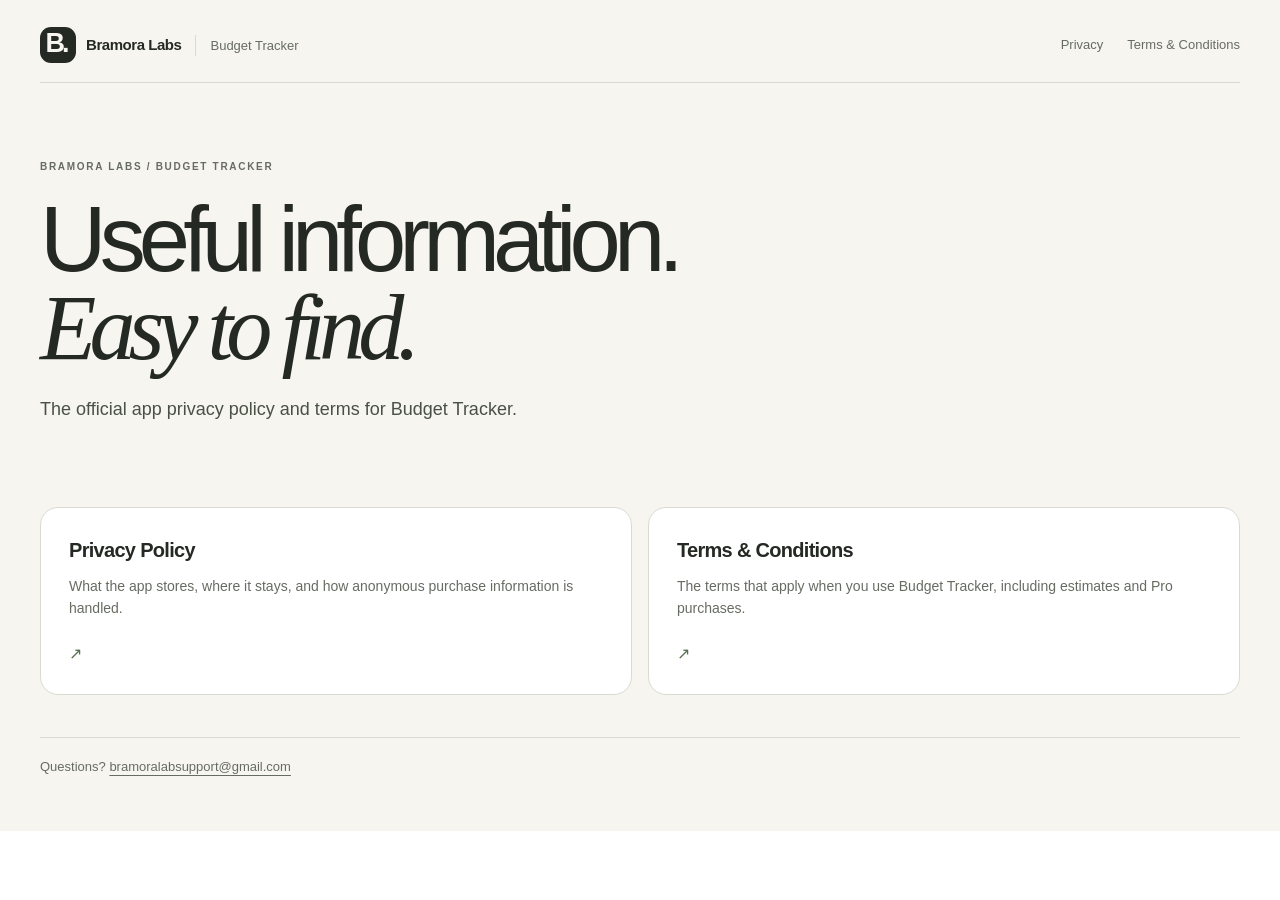
<file: index.html>
<!doctype html>
<html lang="en">
<head>
<meta charset="utf-8">
<meta name="viewport" content="width=device-width, initial-scale=1">
<meta name="theme-color" content="#f6f5f0">
<title>Budget Tracker — Legal</title>
<meta name="description" content="Official privacy policy and terms for the Budget Tracker Android app by Bramora Labs.">
<link rel="canonical" href="https://bramoralabs.github.io/budget-tracker-legal/">
<link rel="stylesheet" href="style.css">
<link rel="stylesheet" href="legal.css">
</head>
<body>
<a class="skip-link" href="#main">Skip to documents</a>
<div class="wrap">
  <header class="legal-header">
    <a class="brand" href="index.html" aria-label="Bramora Labs legal home">
      <span class="brand-mark" aria-hidden="true">B.</span>
      <span class="brand-name">Bramora Labs</span>
      <span class="brand-product">Budget Tracker</span>
    </a>
    <nav class="nav-links" aria-label="Legal documents">
      <a href="privacy.html">Privacy</a>
      <a href="terms.html">Terms &amp; Conditions</a>
    </nav>
  </header>
  <main id="main" class="index-main">
    <section class="index-hero">
      <p class="eyebrow">BRAMORA LABS / BUDGET TRACKER</p>
      <h1>Useful information.<br><em>Easy to find.</em></h1>
      <p class="hero-lede">The official app privacy policy and terms for Budget Tracker.</p>
    </section>
    <section class="index-cards" aria-label="Legal documents">
      <a class="index-card" href="privacy.html">
        <div class="title">Privacy Policy</div>
        <div class="desc">What the app stores, where it stays, and how anonymous purchase information is handled.</div>
      </a>
      <a class="index-card" href="terms.html">
        <div class="title">Terms &amp; Conditions</div>
        <div class="desc">The terms that apply when you use Budget Tracker, including estimates and Pro purchases.</div>
      </a>
    </section>
    <footer>Questions? <a href="mailto:bramoralabsupport@gmail.com">bramoralabsupport@gmail.com</a></footer>
  </main>
</div>
</body>
</html>
</file>
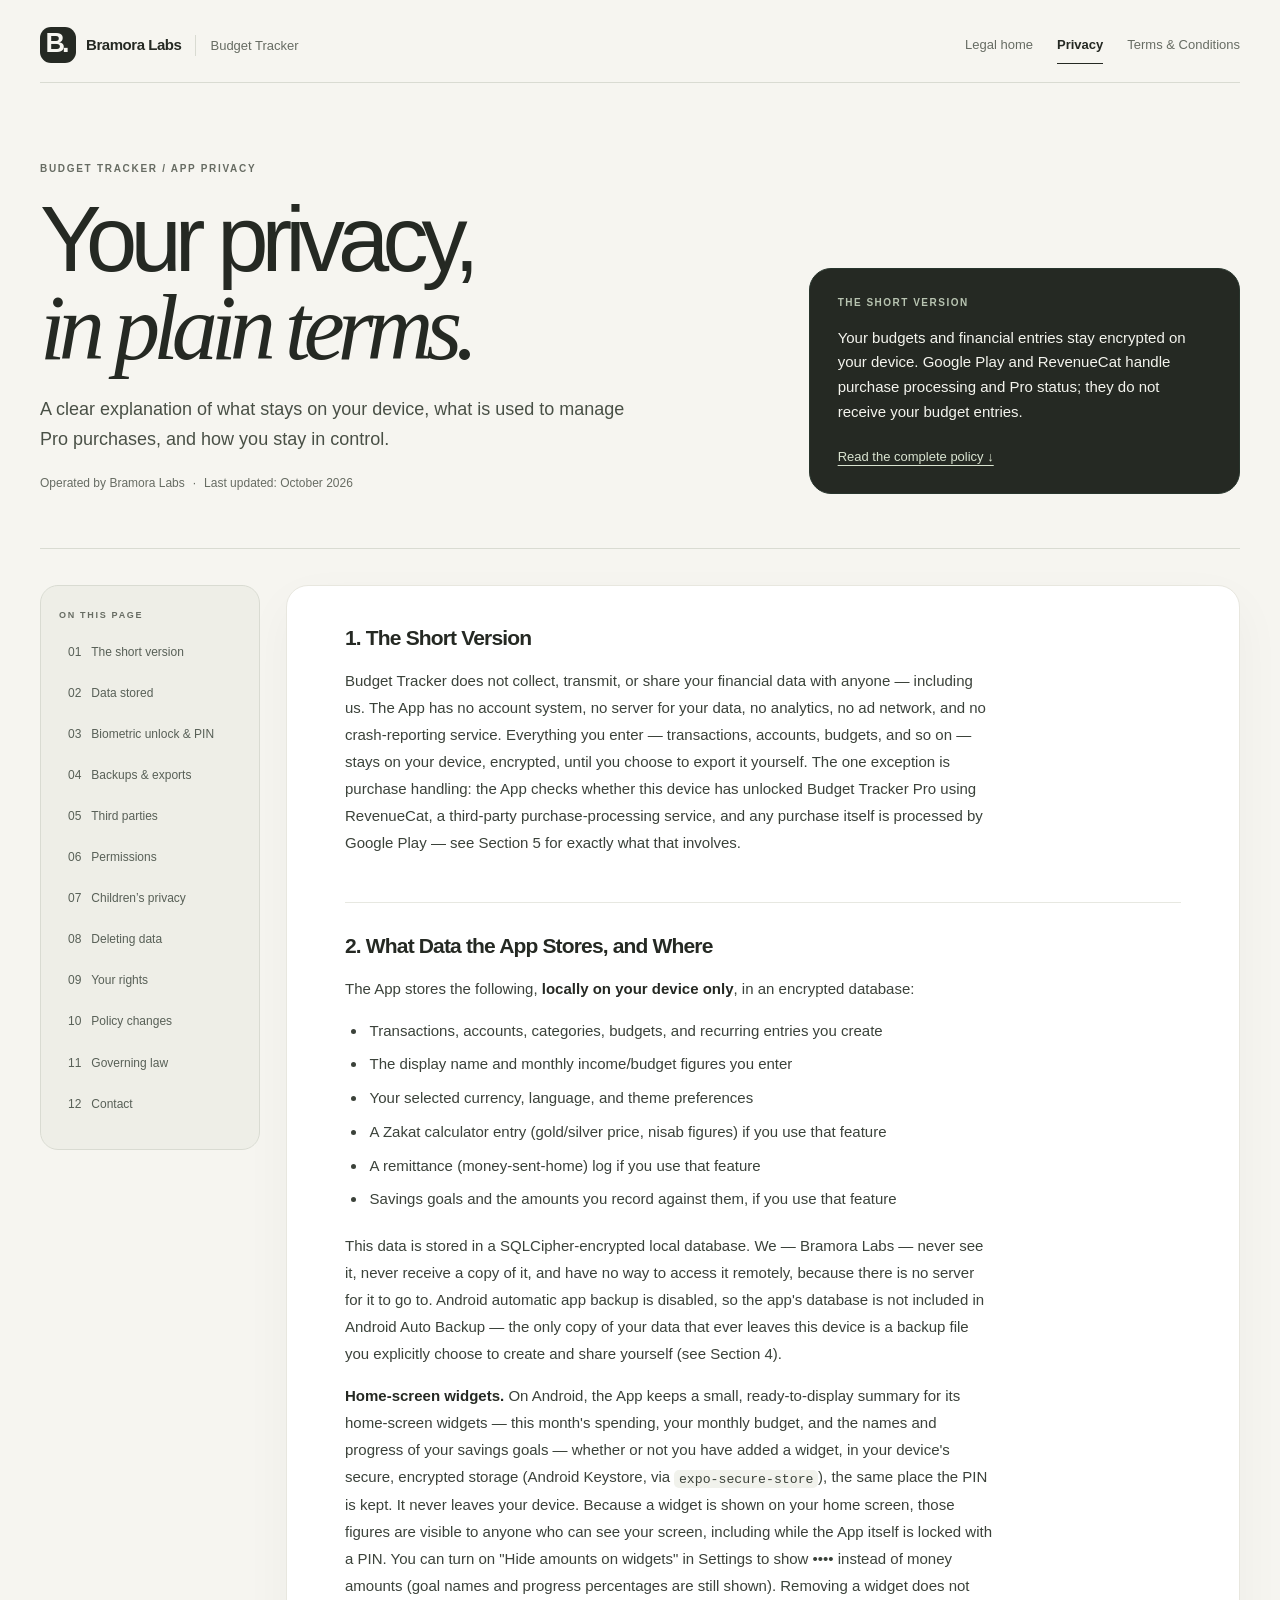
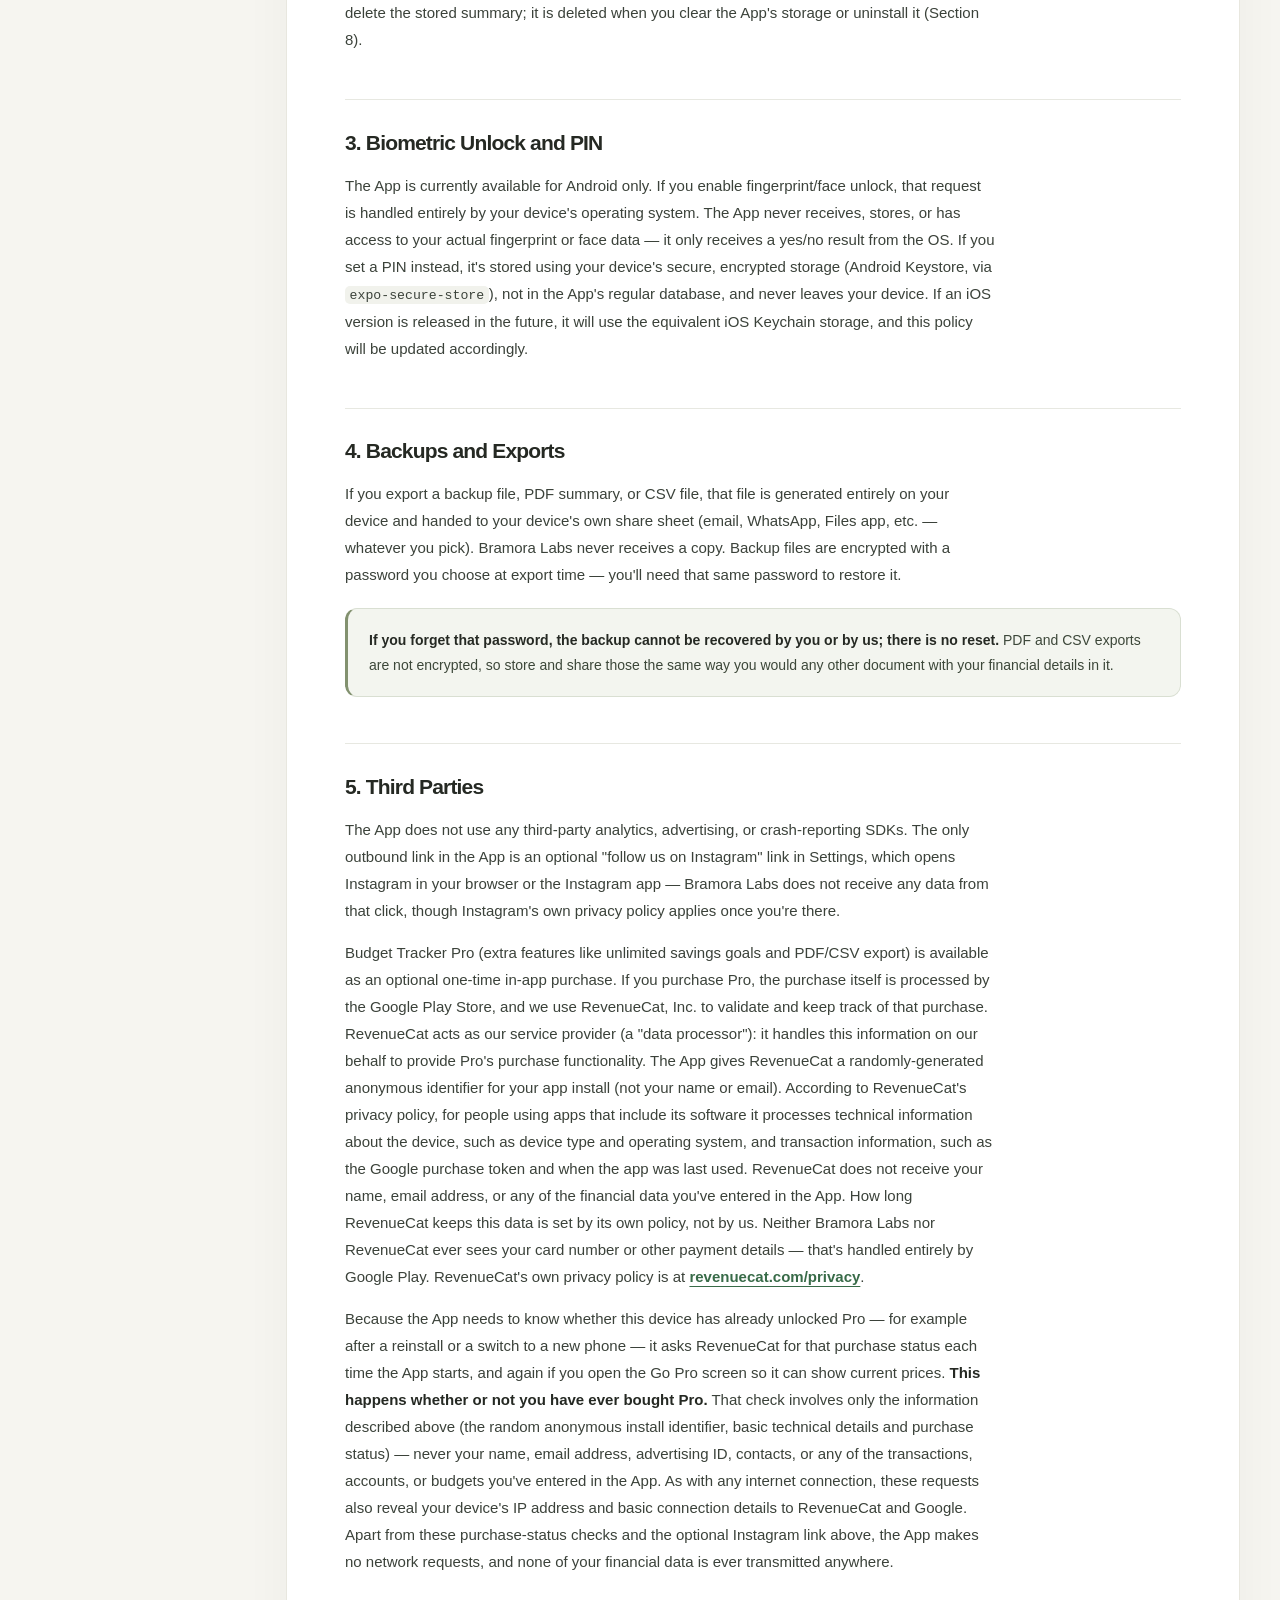
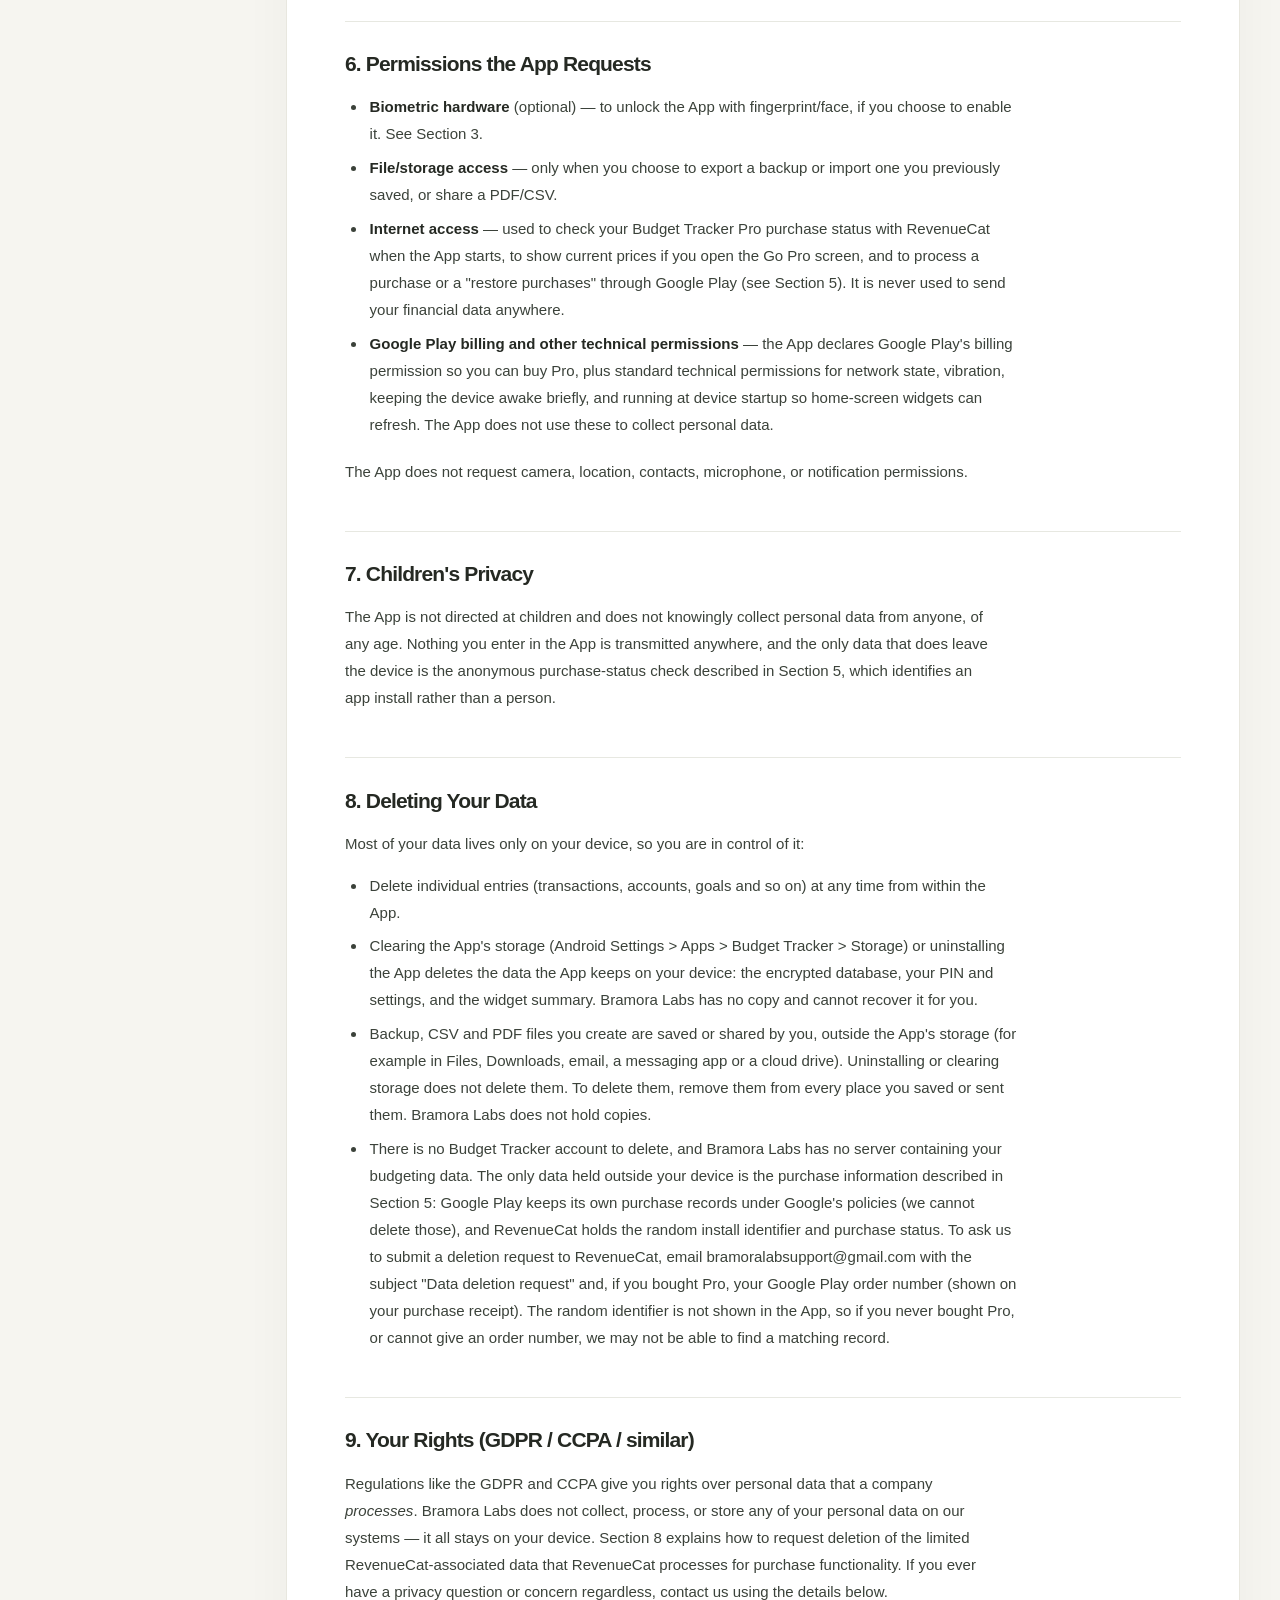
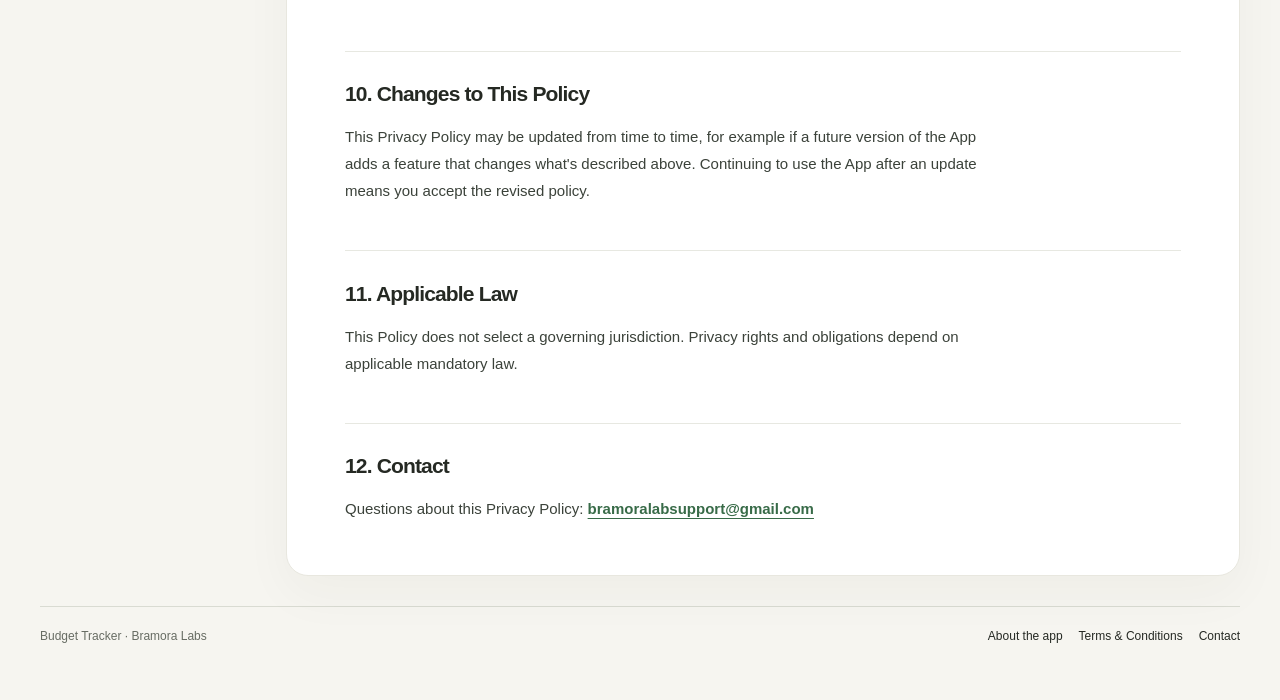
<file: privacy.html>
<!doctype html>
<html lang="en">
<head>
<meta charset="utf-8">
<meta name="viewport" content="width=device-width, initial-scale=1">
<meta name="theme-color" content="#f6f5f0">
<title>Privacy Policy — Budget Tracker</title>
<meta name="description" content="Read how Budget Tracker stores your financial records on your device and handles anonymous purchase information.">
<link rel="canonical" href="https://bramoralabs.github.io/budget-tracker-legal/privacy.html">
<link rel="stylesheet" href="style.css">
<link rel="stylesheet" href="legal.css">
</head>
<body>
<a class="skip-link" href="#policy-content">Skip to policy</a>
<div class="wrap">
  <header class="legal-header">
    <a class="brand" href="index.html" aria-label="Bramora Labs legal home">
      <span class="brand-mark" aria-hidden="true">B.</span>
      <span class="brand-name">Bramora Labs</span>
      <span class="brand-product">Budget Tracker</span>
    </a>
    <nav class="nav-links" aria-label="Legal documents">
      <a href="index.html">Legal home</a>
      <a class="active" aria-current="page" href="privacy.html">Privacy</a>
      <a href="terms.html">Terms &amp; Conditions</a>
    </nav>
  </header>

  <main id="policy-content">
  <section class="policy-hero">
    <div>
      <p class="eyebrow">BUDGET TRACKER / APP PRIVACY</p>
      <h1>Your privacy,<br><em>in plain terms.</em></h1>
      <p class="hero-lede">A clear explanation of what stays on your device, what is used to manage Pro purchases, and how you stay in control.</p>
      <p class="meta"><span>Operated by Bramora Labs</span><span>·</span><span>Last updated: October 2026</span></p>
    </div>
    <aside class="summary-card" aria-label="Privacy summary">
      <span class="summary-label">THE SHORT VERSION</span>
      <p>Your budgets and financial entries stay encrypted on your device. Google Play and RevenueCat handle purchase processing and Pro status; they do not receive your budget entries.</p>
      <a href="#short-version">Read the complete policy ↓</a>
    </aside>
  </section>

  <div class="policy-layout">
    <nav class="policy-index" aria-label="On this page">
      <p class="eyebrow">ON THIS PAGE</p>
      <ol>
        <li><a href="#short-version">01 &nbsp; The short version</a></li>
        <li><a href="#data-stored">02 &nbsp; Data stored</a></li>
        <li><a href="#biometrics-pin">03 &nbsp; Biometric unlock &amp; PIN</a></li>
        <li><a href="#backups-exports">04 &nbsp; Backups &amp; exports</a></li>
        <li><a href="#third-parties">05 &nbsp; Third parties</a></li>
        <li><a href="#permissions">06 &nbsp; Permissions</a></li>
        <li><a href="#children">07 &nbsp; Children’s privacy</a></li>
        <li><a href="#deleting-data">08 &nbsp; Deleting data</a></li>
        <li><a href="#your-rights">09 &nbsp; Your rights</a></li>
        <li><a href="#policy-changes">10 &nbsp; Policy changes</a></li>
        <li><a href="#governing-law">11 &nbsp; Governing law</a></li>
        <li><a href="#contact">12 &nbsp; Contact</a></li>
      </ol>
    </nav>
    <article class="policy-article">
  <h2 id="short-version">1. The Short Version</h2>
  <p>Budget Tracker does not collect, transmit, or share your financial data with anyone — including us. The App has no account system, no server for your data, no analytics, no ad network, and no crash-reporting service. Everything you enter — transactions, accounts, budgets, and so on — stays on your device, encrypted, until you choose to export it yourself. The one exception is purchase handling: the App checks whether this device has unlocked Budget Tracker Pro using RevenueCat, a third-party purchase-processing service, and any purchase itself is processed by Google Play — see Section 5 for exactly what that involves.</p>

  <h2 id="data-stored">2. What Data the App Stores, and Where</h2>
  <p>The App stores the following, <strong>locally on your device only</strong>, in an encrypted database:</p>
  <ul>
    <li>Transactions, accounts, categories, budgets, and recurring entries you create</li>
    <li>The display name and monthly income/budget figures you enter</li>
    <li>Your selected currency, language, and theme preferences</li>
    <li>A Zakat calculator entry (gold/silver price, nisab figures) if you use that feature</li>
    <li>A remittance (money-sent-home) log if you use that feature</li>
    <li>Savings goals and the amounts you record against them, if you use that feature</li>
  </ul>
  <p>This data is stored in a SQLCipher-encrypted local database. We — Bramora Labs — never see it, never receive a copy of it, and have no way to access it remotely, because there is no server for it to go to. Android automatic app backup is disabled, so the app's database is not included in Android Auto Backup — the only copy of your data that ever leaves this device is a backup file you explicitly choose to create and share yourself (see Section 4).</p>
  <p><strong>Home-screen widgets.</strong> On Android, the App keeps a small, ready-to-display summary for its home-screen widgets — this month's spending, your monthly budget, and the names and progress of your savings goals — whether or not you have added a widget, in your device's secure, encrypted storage (Android Keystore, via <code>expo-secure-store</code>), the same place the PIN is kept. It never leaves your device. Because a widget is shown on your home screen, those figures are visible to anyone who can see your screen, including while the App itself is locked with a PIN. You can turn on "Hide amounts on widgets" in Settings to show •••• instead of money amounts (goal names and progress percentages are still shown). Removing a widget does not delete the stored summary; it is deleted when you clear the App's storage or uninstall it (Section 8).</p>

  <h2 id="biometrics-pin">3. Biometric Unlock and PIN</h2>
  <p>The App is currently available for Android only. If you enable fingerprint/face unlock, that request is handled entirely by your device's operating system. The App never receives, stores, or has access to your actual fingerprint or face data — it only receives a yes/no result from the OS. If you set a PIN instead, it's stored using your device's secure, encrypted storage (Android Keystore, via <code>expo-secure-store</code>), not in the App's regular database, and never leaves your device. If an iOS version is released in the future, it will use the equivalent iOS Keychain storage, and this policy will be updated accordingly.</p>

  <h2 id="backups-exports">4. Backups and Exports</h2>
  <p>If you export a backup file, PDF summary, or CSV file, that file is generated entirely on your device and handed to your device's own share sheet (email, WhatsApp, Files app, etc. — whatever you pick). Bramora Labs never receives a copy. Backup files are encrypted with a password you choose at export time — you'll need that same password to restore it.</p>
  <div class="callout"><strong>If you forget that password, the backup cannot be recovered by you or by us; there is no reset.</strong> PDF and CSV exports are not encrypted, so store and share those the same way you would any other document with your financial details in it.</div>

  <h2 id="third-parties">5. Third Parties</h2>
  <p>The App does not use any third-party analytics, advertising, or crash-reporting SDKs. The only outbound link in the App is an optional "follow us on Instagram" link in Settings, which opens Instagram in your browser or the Instagram app — Bramora Labs does not receive any data from that click, though Instagram's own privacy policy applies once you're there.</p>
  <p>Budget Tracker Pro (extra features like unlimited savings goals and PDF/CSV export) is available as an optional one-time in-app purchase. If you purchase Pro, the purchase itself is processed by the Google Play Store, and we use RevenueCat, Inc. to validate and keep track of that purchase. RevenueCat acts as our service provider (a "data processor"): it handles this information on our behalf to provide Pro's purchase functionality. The App gives RevenueCat a randomly-generated anonymous identifier for your app install (not your name or email). According to RevenueCat's privacy policy, for people using apps that include its software it processes technical information about the device, such as device type and operating system, and transaction information, such as the Google purchase token and when the app was last used. RevenueCat does not receive your name, email address, or any of the financial data you've entered in the App. How long RevenueCat keeps this data is set by its own policy, not by us. Neither Bramora Labs nor RevenueCat ever sees your card number or other payment details — that's handled entirely by Google Play. RevenueCat's own privacy policy is at <a href="https://www.revenuecat.com/privacy">revenuecat.com/privacy</a>.</p>
  <p>Because the App needs to know whether this device has already unlocked Pro — for example after a reinstall or a switch to a new phone — it asks RevenueCat for that purchase status each time the App starts, and again if you open the Go Pro screen so it can show current prices. <strong>This happens whether or not you have ever bought Pro.</strong> That check involves only the information described above (the random anonymous install identifier, basic technical details and purchase status) — never your name, email address, advertising ID, contacts, or any of the transactions, accounts, or budgets you've entered in the App. As with any internet connection, these requests also reveal your device's IP address and basic connection details to RevenueCat and Google. Apart from these purchase-status checks and the optional Instagram link above, the App makes no network requests, and none of your financial data is ever transmitted anywhere.</p>

  <h2 id="permissions">6. Permissions the App Requests</h2>
  <ul>
    <li><strong>Biometric hardware</strong> (optional) — to unlock the App with fingerprint/face, if you choose to enable it. See Section 3.</li>
    <li><strong>File/storage access</strong> — only when you choose to export a backup or import one you previously saved, or share a PDF/CSV.</li>
    <li><strong>Internet access</strong> — used to check your Budget Tracker Pro purchase status with RevenueCat when the App starts, to show current prices if you open the Go Pro screen, and to process a purchase or a "restore purchases" through Google Play (see Section 5). It is never used to send your financial data anywhere.</li>
    <li><strong>Google Play billing and other technical permissions</strong> — the App declares Google Play's billing permission so you can buy Pro, plus standard technical permissions for network state, vibration, keeping the device awake briefly, and running at device startup so home-screen widgets can refresh. The App does not use these to collect personal data.</li>
  </ul>
  <p>The App does not request camera, location, contacts, microphone, or notification permissions.</p>

  <h2 id="children">7. Children's Privacy</h2>
  <p>The App is not directed at children and does not knowingly collect personal data from anyone, of any age. Nothing you enter in the App is transmitted anywhere, and the only data that does leave the device is the anonymous purchase-status check described in Section 5, which identifies an app install rather than a person.</p>

  <h2 id="deleting-data">8. Deleting Your Data</h2>
  <p>Most of your data lives only on your device, so you are in control of it:</p>
  <ul>
    <li>Delete individual entries (transactions, accounts, goals and so on) at any time from within the App.</li>
    <li>Clearing the App's storage (Android Settings > Apps > Budget Tracker > Storage) or uninstalling the App deletes the data the App keeps on your device: the encrypted database, your PIN and settings, and the widget summary. Bramora Labs has no copy and cannot recover it for you.</li>
    <li>Backup, CSV and PDF files you create are saved or shared by you, outside the App's storage (for example in Files, Downloads, email, a messaging app or a cloud drive). Uninstalling or clearing storage does not delete them. To delete them, remove them from every place you saved or sent them. Bramora Labs does not hold copies.</li>
    <li>There is no Budget Tracker account to delete, and Bramora Labs has no server containing your budgeting data. The only data held outside your device is the purchase information described in Section 5: Google Play keeps its own purchase records under Google's policies (we cannot delete those), and RevenueCat holds the random install identifier and purchase status. To ask us to submit a deletion request to RevenueCat, email bramoralabsupport@gmail.com with the subject "Data deletion request" and, if you bought Pro, your Google Play order number (shown on your purchase receipt). The random identifier is not shown in the App, so if you never bought Pro, or cannot give an order number, we may not be able to find a matching record.</li>
  </ul>

  <h2 id="your-rights">9. Your Rights (GDPR / CCPA / similar)</h2>
  <p>Regulations like the GDPR and CCPA give you rights over personal data that a company <em>processes</em>. Bramora Labs does not collect, process, or store any of your personal data on our systems — it all stays on your device. Section 8 explains how to request deletion of the limited RevenueCat-associated data that RevenueCat processes for purchase functionality. If you ever have a privacy question or concern regardless, contact us using the details below.</p>

  <h2 id="policy-changes">10. Changes to This Policy</h2>
  <p>This Privacy Policy may be updated from time to time, for example if a future version of the App adds a feature that changes what's described above. Continuing to use the App after an update means you accept the revised policy.</p>

  <h2 id="governing-law">11. Applicable Law</h2>
  <p>This Policy does not select a governing jurisdiction. Privacy rights and obligations depend on applicable mandatory law.</p>

  <h2 id="contact">12. Contact</h2>
  <p>Questions about this Privacy Policy: <a href="mailto:bramoralabsupport@gmail.com">bramoralabsupport@gmail.com</a></p>

    </article>
  </div>
  </main>
  <footer class="legal-footer"><span>Budget Tracker · Bramora Labs</span><nav aria-label="More information"><a href="https://bramoralabs.github.io/budget-tracker-site/budget-tracker.html">About the app</a><a href="terms.html">Terms &amp; Conditions</a><a href="mailto:bramoralabsupport@gmail.com">Contact</a></nav></footer>
</div>
</body>
</html>
</file>
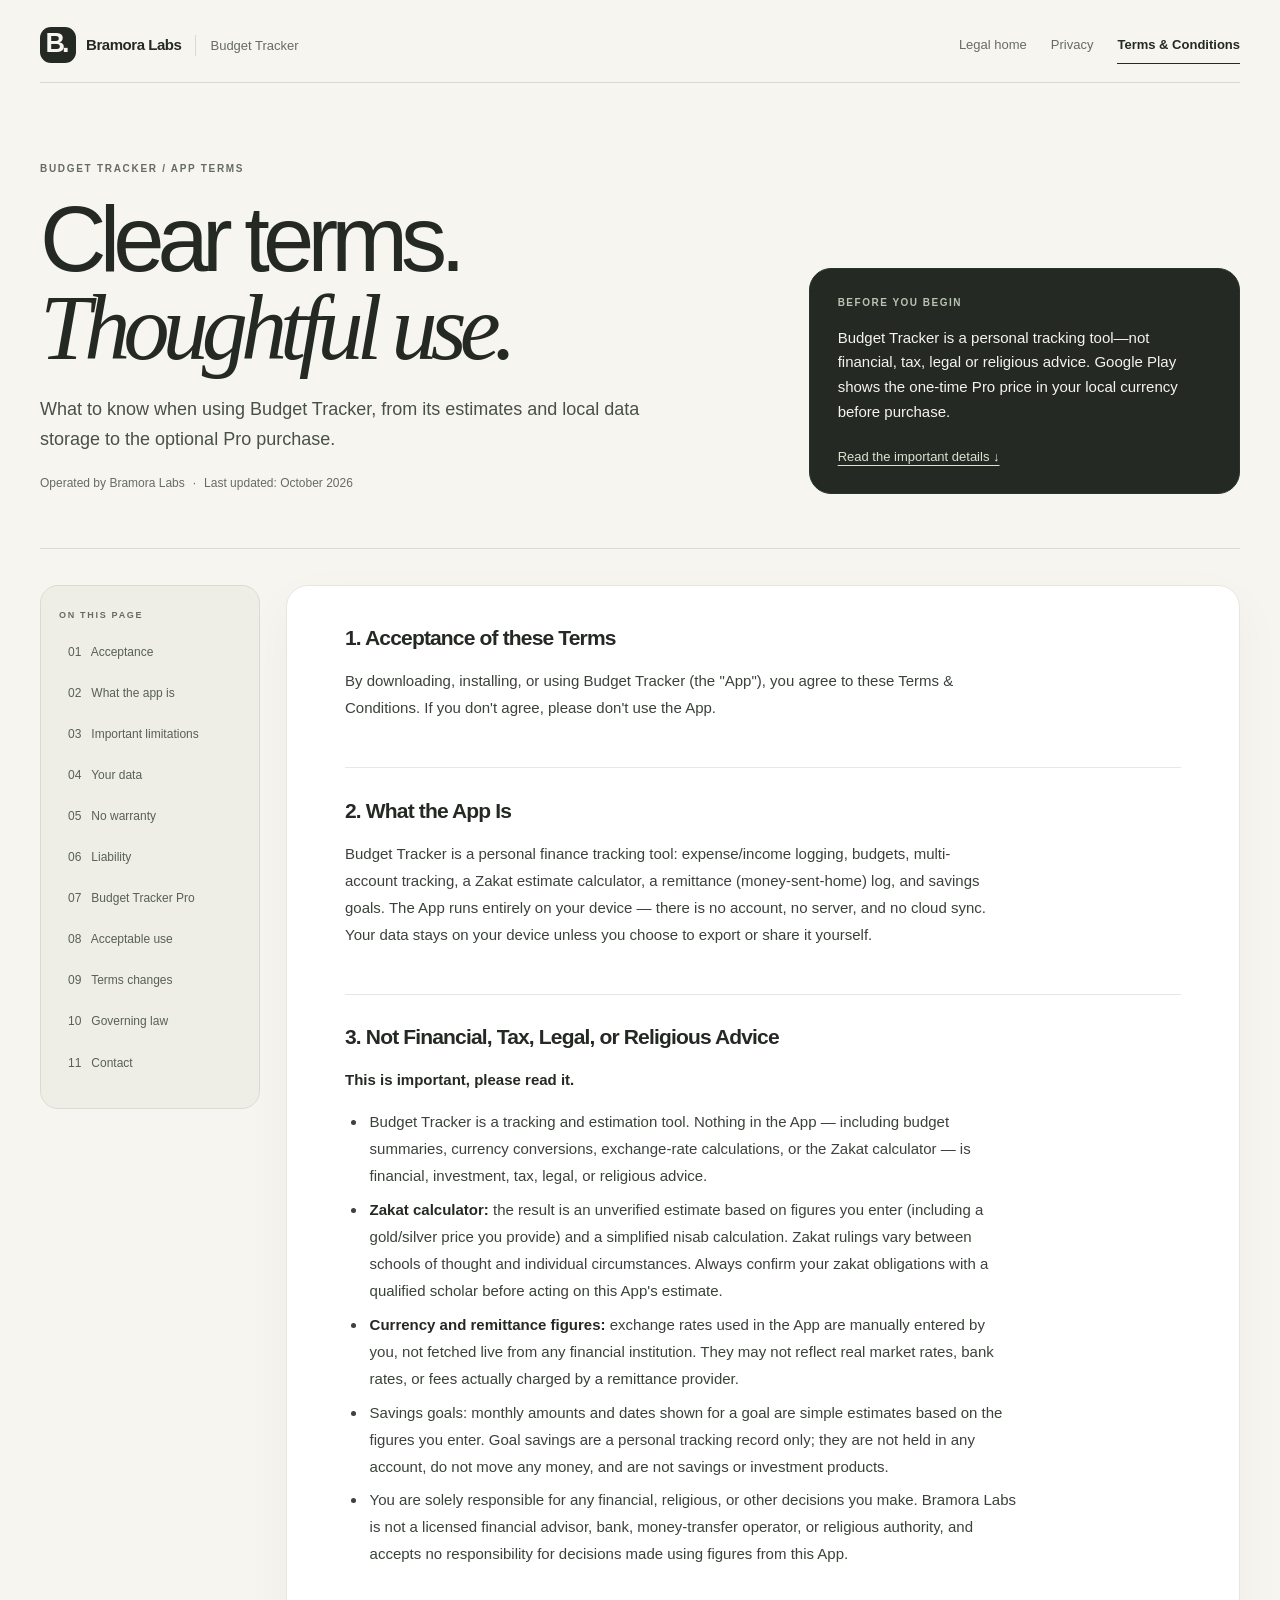
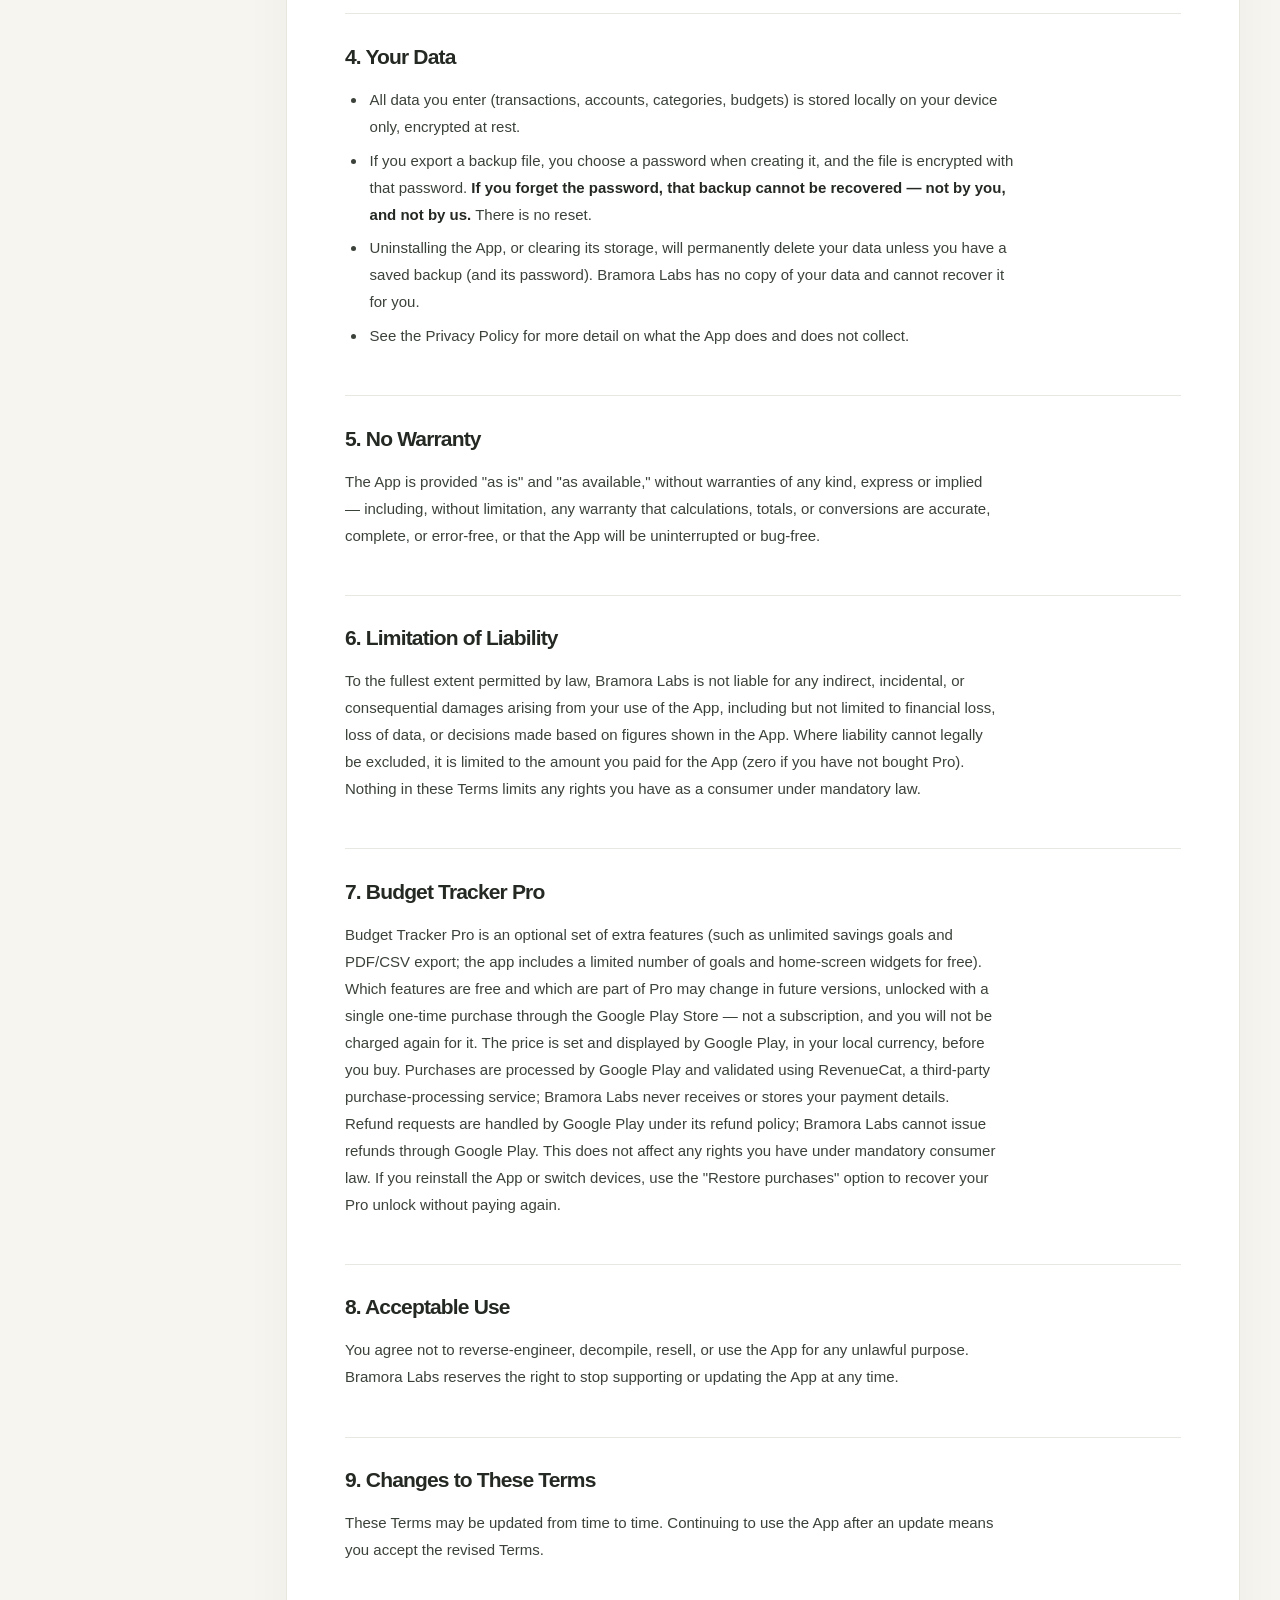
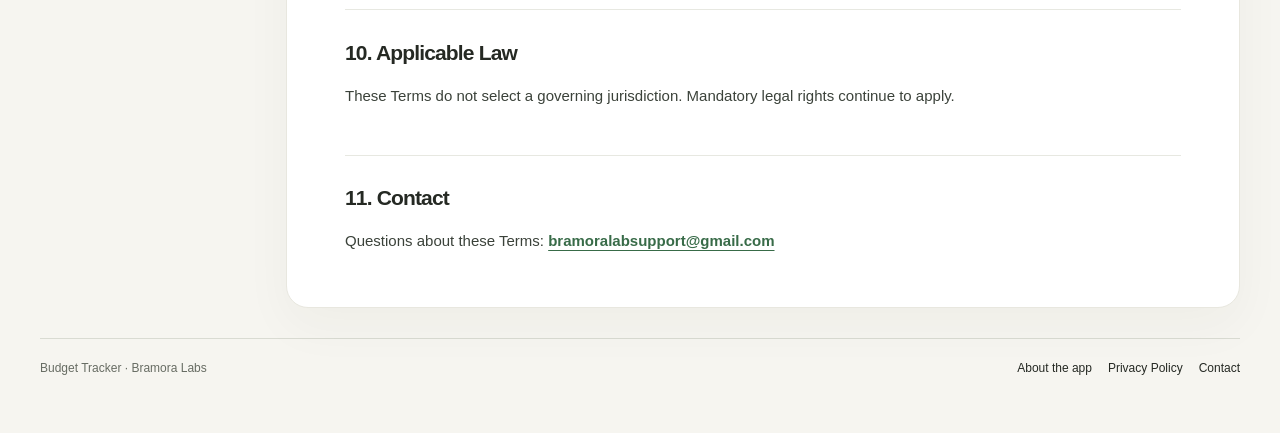
<file: terms.html>
<!doctype html>
<html lang="en">
<head>
<meta charset="utf-8">
<meta name="viewport" content="width=device-width, initial-scale=1">
<meta name="theme-color" content="#f6f5f0">
<title>Terms &amp; Conditions — Budget Tracker</title>
<meta name="description" content="Read the terms for using Budget Tracker, including guidance for estimates and the one-time Pro purchase.">
<link rel="canonical" href="https://bramoralabs.github.io/budget-tracker-legal/terms.html">
<link rel="stylesheet" href="style.css">
<link rel="stylesheet" href="legal.css">
</head>
<body>
<a class="skip-link" href="#policy-content">Skip to terms</a>
<div class="wrap">
  <header class="legal-header">
    <a class="brand" href="index.html" aria-label="Bramora Labs legal home">
      <span class="brand-mark" aria-hidden="true">B.</span>
      <span class="brand-name">Bramora Labs</span>
      <span class="brand-product">Budget Tracker</span>
    </a>
    <nav class="nav-links" aria-label="Legal documents">
      <a href="index.html">Legal home</a>
      <a href="privacy.html">Privacy</a>
      <a class="active" aria-current="page" href="terms.html">Terms &amp; Conditions</a>
    </nav>
  </header>

  <main id="policy-content">
  <section class="policy-hero">
    <div>
      <p class="eyebrow">BUDGET TRACKER / APP TERMS</p>
      <h1>Clear terms.<br><em>Thoughtful use.</em></h1>
      <p class="hero-lede">What to know when using Budget Tracker, from its estimates and local data storage to the optional Pro purchase.</p>
      <p class="meta"><span>Operated by Bramora Labs</span><span>·</span><span>Last updated: October 2026</span></p>
    </div>
    <aside class="summary-card" aria-label="Terms summary">
      <span class="summary-label">BEFORE YOU BEGIN</span>
      <p>Budget Tracker is a personal tracking tool—not financial, tax, legal or religious advice. Google Play shows the one-time Pro price in your local currency before purchase.</p>
      <a href="#advice">Read the important details ↓</a>
    </aside>
  </section>

  <div class="policy-layout">
    <nav class="policy-index" aria-label="On this page">
      <p class="eyebrow">ON THIS PAGE</p>
      <ol>
        <li><a href="#acceptance">01 &nbsp; Acceptance</a></li>
        <li><a href="#what-the-app-is">02 &nbsp; What the app is</a></li>
        <li><a href="#advice">03 &nbsp; Important limitations</a></li>
        <li><a href="#your-data">04 &nbsp; Your data</a></li>
        <li><a href="#warranty">05 &nbsp; No warranty</a></li>
        <li><a href="#liability">06 &nbsp; Liability</a></li>
        <li><a href="#pro-purchase">07 &nbsp; Budget Tracker Pro</a></li>
        <li><a href="#acceptable-use">08 &nbsp; Acceptable use</a></li>
        <li><a href="#terms-changes">09 &nbsp; Terms changes</a></li>
        <li><a href="#governing-law">10 &nbsp; Governing law</a></li>
        <li><a href="#contact">11 &nbsp; Contact</a></li>
      </ol>
    </nav>
    <article class="policy-article">
  <h2 id="acceptance">1. Acceptance of these Terms</h2>
  <p>By downloading, installing, or using Budget Tracker (the "App"), you agree to these Terms &amp; Conditions. If you don't agree, please don't use the App.</p>

  <h2 id="what-the-app-is">2. What the App Is</h2>
  <p>Budget Tracker is a personal finance tracking tool: expense/income logging, budgets, multi-account tracking, a Zakat estimate calculator, a remittance (money-sent-home) log, and savings goals. The App runs entirely on your device — there is no account, no server, and no cloud sync. Your data stays on your device unless you choose to export or share it yourself.</p>

  <h2 id="advice">3. Not Financial, Tax, Legal, or Religious Advice</h2>
  <p><strong>This is important, please read it.</strong></p>
  <ul>
    <li>Budget Tracker is a tracking and estimation tool. Nothing in the App — including budget summaries, currency conversions, exchange-rate calculations, or the Zakat calculator — is financial, investment, tax, legal, or religious advice.</li>
    <li><strong>Zakat calculator:</strong> the result is an unverified estimate based on figures you enter (including a gold/silver price you provide) and a simplified nisab calculation. Zakat rulings vary between schools of thought and individual circumstances. Always confirm your zakat obligations with a qualified scholar before acting on this App's estimate.</li>
    <li><strong>Currency and remittance figures:</strong> exchange rates used in the App are manually entered by you, not fetched live from any financial institution. They may not reflect real market rates, bank rates, or fees actually charged by a remittance provider.</li>
    <li>Savings goals: monthly amounts and dates shown for a goal are simple estimates based on the figures you enter. Goal savings are a personal tracking record only; they are not held in any account, do not move any money, and are not savings or investment products.</li>
    <li>You are solely responsible for any financial, religious, or other decisions you make. Bramora Labs is not a licensed financial advisor, bank, money-transfer operator, or religious authority, and accepts no responsibility for decisions made using figures from this App.</li>
  </ul>

  <h2 id="your-data">4. Your Data</h2>
  <ul>
    <li>All data you enter (transactions, accounts, categories, budgets) is stored locally on your device only, encrypted at rest.</li>
    <li>If you export a backup file, you choose a password when creating it, and the file is encrypted with that password. <strong>If you forget the password, that backup cannot be recovered — not by you, and not by us.</strong> There is no reset.</li>
    <li>Uninstalling the App, or clearing its storage, will permanently delete your data unless you have a saved backup (and its password). Bramora Labs has no copy of your data and cannot recover it for you.</li>
    <li>See the Privacy Policy for more detail on what the App does and does not collect.</li>
  </ul>

  <h2 id="warranty">5. No Warranty</h2>
  <p>The App is provided "as is" and "as available," without warranties of any kind, express or implied — including, without limitation, any warranty that calculations, totals, or conversions are accurate, complete, or error-free, or that the App will be uninterrupted or bug-free.</p>

  <h2 id="liability">6. Limitation of Liability</h2>
  <p>To the fullest extent permitted by law, Bramora Labs is not liable for any indirect, incidental, or consequential damages arising from your use of the App, including but not limited to financial loss, loss of data, or decisions made based on figures shown in the App. Where liability cannot legally be excluded, it is limited to the amount you paid for the App (zero if you have not bought Pro). Nothing in these Terms limits any rights you have as a consumer under mandatory law.</p>

  <h2 id="pro-purchase">7. Budget Tracker Pro</h2>
  <p>Budget Tracker Pro is an optional set of extra features (such as unlimited savings goals and PDF/CSV export; the app includes a limited number of goals and home-screen widgets for free). Which features are free and which are part of Pro may change in future versions, unlocked with a single one-time purchase through the Google Play Store — not a subscription, and you will not be charged again for it. The price is set and displayed by Google Play, in your local currency, before you buy. Purchases are processed by Google Play and validated using RevenueCat, a third-party purchase-processing service; Bramora Labs never receives or stores your payment details. Refund requests are handled by Google Play under its refund policy; Bramora Labs cannot issue refunds through Google Play. This does not affect any rights you have under mandatory consumer law. If you reinstall the App or switch devices, use the "Restore purchases" option to recover your Pro unlock without paying again.</p>

  <h2 id="acceptable-use">8. Acceptable Use</h2>
  <p>You agree not to reverse-engineer, decompile, resell, or use the App for any unlawful purpose. Bramora Labs reserves the right to stop supporting or updating the App at any time.</p>

  <h2 id="terms-changes">9. Changes to These Terms</h2>
  <p>These Terms may be updated from time to time. Continuing to use the App after an update means you accept the revised Terms.</p>

  <h2 id="governing-law">10. Applicable Law</h2>
  <p>These Terms do not select a governing jurisdiction. Mandatory legal rights continue to apply.</p>

  <h2 id="contact">11. Contact</h2>
  <p>Questions about these Terms: <a href="mailto:bramoralabsupport@gmail.com">bramoralabsupport@gmail.com</a></p>

    </article>
  </div>
  </main>
  <footer class="legal-footer"><span>Budget Tracker · Bramora Labs</span><nav aria-label="More information"><a href="https://bramoralabs.github.io/budget-tracker-site/budget-tracker.html">About the app</a><a href="privacy.html">Privacy Policy</a><a href="mailto:bramoralabsupport@gmail.com">Contact</a></nav></footer>
</div>
</body>
</html>
</file>
<file: style.css>
:root {
  --bg: #ffffff;
  --surface: #f4f9f6;
  --text: #16221c;
  --muted: #57685f;
  --accent: #16a34a;
  --accent-soft: #86efac;
  --border: #dfeae4;
}

@media (prefers-color-scheme: dark) {
  :root {
    --bg: #0e1512;
    --surface: #141d19;
    --text: #eaf3ee;
    --muted: #9fb3a9;
    --accent: #34d17a;
    --accent-soft: #1d3b2a;
    --border: #23342c;
  }
}

* { box-sizing: border-box; }

html, body {
  margin: 0;
  padding: 0;
  background: var(--bg);
  color: var(--text);
}

body {
  font-family: -apple-system, BlinkMacSystemFont, "Segoe UI", Roboto, Helvetica, Arial, sans-serif;
  line-height: 1.65;
  -webkit-font-smoothing: antialiased;
}

.wrap {
  max-width: 680px;
  margin: 0 auto;
  padding: 48px 24px 96px;
}

.brand {
  display: flex;
  align-items: center;
  gap: 12px;
  text-decoration: none;
  color: inherit;
  margin-bottom: 40px;
}

.brand-mark {
  display: flex;
  align-items: flex-end;
  gap: 3px;
  height: 20px;
}

.brand-mark .bar {
  width: 5px;
  border-radius: 3px;
  background: var(--accent);
}
.brand-mark .bar:nth-child(1) { height: 8px; }
.brand-mark .bar:nth-child(2) { height: 13px; }
.brand-mark .bar:nth-child(3) { height: 20px; }

.brand-name {
  font-weight: 700;
  font-size: 1.05rem;
  letter-spacing: -0.01em;
}

.eyebrow {
  color: var(--accent);
  font-weight: 600;
  font-size: 0.78rem;
  text-transform: uppercase;
  letter-spacing: 0.08em;
  margin: 0 0 8px;
}

h1 {
  font-size: 1.9rem;
  line-height: 1.2;
  letter-spacing: -0.02em;
  margin: 0 0 4px;
  text-wrap: balance;
}

.meta {
  color: var(--muted);
  font-size: 0.9rem;
  margin: 0 0 36px;
}

h2 {
  font-size: 1.15rem;
  letter-spacing: -0.01em;
  margin: 2.4em 0 0.7em;
  padding-top: 0.6em;
  border-top: 1px solid var(--border);
}

h2:first-of-type {
  border-top: none;
  padding-top: 0;
  margin-top: 1.6em;
}

p, li {
  color: var(--text);
  font-size: 0.98rem;
}

p { margin: 0 0 1em; }

ul { padding-left: 1.3em; margin: 0 0 1em; }
li { margin-bottom: 0.4em; }

strong { font-weight: 700; }

a {
  color: var(--accent);
}

.callout {
  background: var(--surface);
  border: 1px solid var(--border);
  border-radius: 12px;
  padding: 16px 18px;
  margin: 1.2em 0;
}

.nav-links {
  display: flex;
  gap: 18px;
  margin-bottom: 8px;
}
.nav-links a {
  font-size: 0.9rem;
  text-decoration: none;
  color: var(--muted);
  padding-bottom: 2px;
  border-bottom: 2px solid transparent;
}
.nav-links a.active {
  color: var(--text);
  border-bottom-color: var(--accent);
  font-weight: 600;
}

footer {
  margin-top: 3em;
  padding-top: 1.5em;
  border-top: 1px solid var(--border);
  color: var(--muted);
  font-size: 0.85rem;
}

.index-card {
  display: block;
  text-decoration: none;
  color: inherit;
  background: var(--surface);
  border: 1px solid var(--border);
  border-radius: 14px;
  padding: 20px 22px;
  margin-bottom: 14px;
  transition: border-color 0.15s ease;
}
.index-card:hover { border-color: var(--accent); }
.index-card .title { font-weight: 600; font-size: 1.05rem; margin-bottom: 4px; }
.index-card .desc { color: var(--muted); font-size: 0.9rem; }
</file>
<file: legal.css>
:root{--paper:#f6f5f0;--ink:#252923;--muted:#676c63;--line:#d9dbd2;--sage:#e2e7da;--copper:#925135;--white:#fff;--radius:22px;color-scheme:light}
*{box-sizing:border-box}
html{scroll-behavior:smooth;scroll-padding-top:28px}
body{margin:0;background:var(--paper);color:var(--ink);font-family:Arial,Helvetica,sans-serif;-webkit-font-smoothing:antialiased;line-height:1.65}
a{color:inherit;text-underline-offset:4px}
a:hover{color:var(--copper)}
:focus-visible{outline:3px solid var(--copper);outline-offset:4px;border-radius:4px}
::selection{background:#dce4d4;color:var(--ink)}
.skip-link{position:fixed;top:12px;left:12px;z-index:20;padding:12px 16px;background:var(--ink);color:#fff;border-radius:8px;transform:translateY(-160%)}
.skip-link:focus{transform:translateY(0)}
.wrap{width:min(1200px,calc(100% - 80px));max-width:none;margin:0 auto;padding:26px 0 54px}
.legal-header{display:flex;align-items:center;justify-content:space-between;gap:28px;min-height:54px;padding-bottom:18px;border-bottom:1px solid var(--line)}
.brand{display:flex;align-items:center;gap:10px;margin:0;color:var(--ink);text-decoration:none;white-space:nowrap}
.brand-mark{display:grid;place-items:center;width:36px;height:36px;border-radius:11px;background:var(--ink);color:var(--paper);font-size:27px;font-weight:700;letter-spacing:-3px;line-height:1;padding:0 4px 4px 0}
.brand-name{font-size:15px;font-weight:700;letter-spacing:-.03em}
.brand-product{margin-left:4px;padding-left:14px;border-left:1px solid var(--line);color:var(--muted);font-size:13px}
.nav-links{display:flex;align-items:center;gap:24px;margin:0}
.nav-links a{padding:8px 0;color:var(--muted);font-size:13px;text-decoration:none;border-bottom:1px solid transparent;white-space:nowrap}
.nav-links a:hover,.nav-links a.active{color:var(--ink);border-color:var(--ink)}
.policy-hero{display:grid;grid-template-columns:minmax(0,1.15fr) minmax(280px,.7fr);align-items:end;gap:60px;padding:78px 0 54px;border-bottom:1px solid var(--line)}
.eyebrow{margin:0 0 18px;color:var(--muted);font-size:10px;font-weight:700;letter-spacing:1.7px;text-transform:uppercase}
h1,h2,h3,p{margin-top:0}
.policy-hero h1,.index-hero h1{margin:0;font-size:clamp(56px,7.2vw,96px);font-weight:500;letter-spacing:-.075em;line-height:.96;text-wrap:balance}
.policy-hero h1 em,.index-hero h1 em{font-family:Georgia,'Times New Roman',serif;font-weight:400}
.hero-lede{max-width:610px;margin:22px 0 20px;color:#495046;font-size:18px;line-height:1.65}
.meta{display:flex;flex-wrap:wrap;gap:8px;margin:0;color:var(--muted);font-size:12px}
.summary-card{padding:26px 28px 24px;border:1px solid #28352d;border-radius:var(--radius);background:var(--ink);color:#f6f5f0}
.summary-card .summary-label{display:block;margin:0 0 14px;color:#b8c4b1;font-size:10px;font-weight:700;letter-spacing:1.5px;text-transform:uppercase}
.summary-card p{margin:0 0 18px;color:#f4f4ee;font-size:15px;line-height:1.65}
.summary-card a{color:#d9e3d0;font-size:13px}
.policy-layout{display:grid;grid-template-columns:220px minmax(0,1fr);align-items:start;gap:26px;margin:36px 0 0}
.policy-index{position:sticky;top:22px;padding:22px 18px;border:1px solid var(--line);border-radius:18px;background:#eeeee7}
.policy-index .eyebrow{margin-bottom:13px;font-size:9px}
.policy-index ol{display:grid;gap:2px;margin:0;padding:0;list-style:none}
.policy-index a{display:block;padding:8px 9px;border-radius:8px;color:#586057;font-size:12px;line-height:1.4;text-decoration:none}
.policy-index a:hover{background:#fff;color:var(--ink)}
.policy-article{min-width:0;padding:38px clamp(24px,5vw,58px);border:1px solid #e8e7df;border-radius:var(--radius);background:var(--white);box-shadow:0 18px 50px #2a30200a}
.policy-article h2{margin:2.2em 0 .75em;padding-top:1.35em;border-top:1px solid #e7e8e1;color:var(--ink);font-size:21px;font-weight:600;letter-spacing:-.04em;line-height:1.3;scroll-margin-top:18px}
.policy-article h2:first-child{margin-top:0;padding-top:0;border-top:0}
.policy-article p,.policy-article li{max-width:78ch;color:#3b423a;font-size:15px;line-height:1.8}
.policy-article p{margin:0 0 1em}
.policy-article ul{margin:0 0 1.25em;padding-left:1.35em}
.policy-article li{padding-left:.2em;margin-bottom:.45em}
.policy-article strong{color:var(--ink);font-weight:700}
.policy-article code{padding:.12em .35em;border-radius:5px;background:#f1f2ec;font-size:.88em}
.policy-article a{color:#386b48;font-weight:600;overflow-wrap:anywhere}
.callout{margin:20px 0;padding:19px 21px;border:1px solid #d9dfd2;border-left:3px solid #82916f;border-radius:12px;background:#f3f5ef;color:#3c4739;font-size:14px;line-height:1.75}
.legal-footer{display:flex;align-items:center;justify-content:space-between;gap:20px;margin-top:30px;padding-top:20px;border-top:1px solid var(--line);color:var(--muted);font-size:12px}
.legal-footer nav{display:flex;flex-wrap:wrap;gap:16px}
.legal-footer a{color:var(--ink);text-decoration:none}
.legal-footer a:hover{text-decoration:underline}
.index-hero{padding:76px 0 38px}
.index-hero .eyebrow{margin-bottom:20px}
.index-hero h1{max-width:780px}
.index-hero .hero-lede{max-width:620px}
.index-cards{display:grid;grid-template-columns:1fr 1fr;gap:16px;margin-top:24px}
.index-card{display:block;margin:0;padding:26px 28px;border:1px solid var(--line);border-radius:18px;background:var(--white);color:var(--ink);text-decoration:none;transition:transform .2s,border-color .2s,box-shadow .2s}
.index-card:hover{transform:translateY(-3px);border-color:#9ba58d;box-shadow:0 12px 28px #2930200a}
.index-card .title{margin-bottom:8px;font-size:20px;font-weight:600;letter-spacing:-.035em}
.index-card .desc{color:var(--muted);font-size:14px;line-height:1.6}
.index-card::after{content:'↗';display:block;margin-top:22px;color:#55704e;font-size:16px}
.index-main footer{margin-top:42px;padding-top:18px;border-top:1px solid var(--line);color:var(--muted);font-size:13px}
@media(max-width:820px){.wrap{width:min(100% - 40px,700px)}.legal-header{align-items:flex-start;flex-direction:column;gap:12px}.nav-links{width:100%;gap:20px;overflow-x:auto}.policy-hero{grid-template-columns:1fr;gap:28px;padding:56px 0 38px}.policy-hero h1,.index-hero h1{font-size:clamp(52px,12vw,78px)}.policy-layout{grid-template-columns:1fr;margin-top:24px}.policy-index{position:static}.policy-index ol{grid-template-columns:1fr 1fr;column-gap:10px}.policy-article{padding:30px 26px}}
@media(max-width:520px){.wrap{width:calc(100% - 32px);padding-top:16px}.brand-product{font-size:11px;padding-left:10px}.nav-links{gap:16px}.nav-links a{font-size:12px}.policy-hero{padding-top:44px}.hero-lede{font-size:16px}.summary-card{padding:22px}.policy-index ol,.index-cards{grid-template-columns:1fr}.policy-article{padding:24px 20px}.policy-article h2{font-size:19px}.policy-article p,.policy-article li{font-size:14px}.legal-footer{align-items:flex-start;flex-direction:column}}
@media(prefers-reduced-motion:reduce){html{scroll-behavior:auto}.index-card{transition:none}}
</file>
